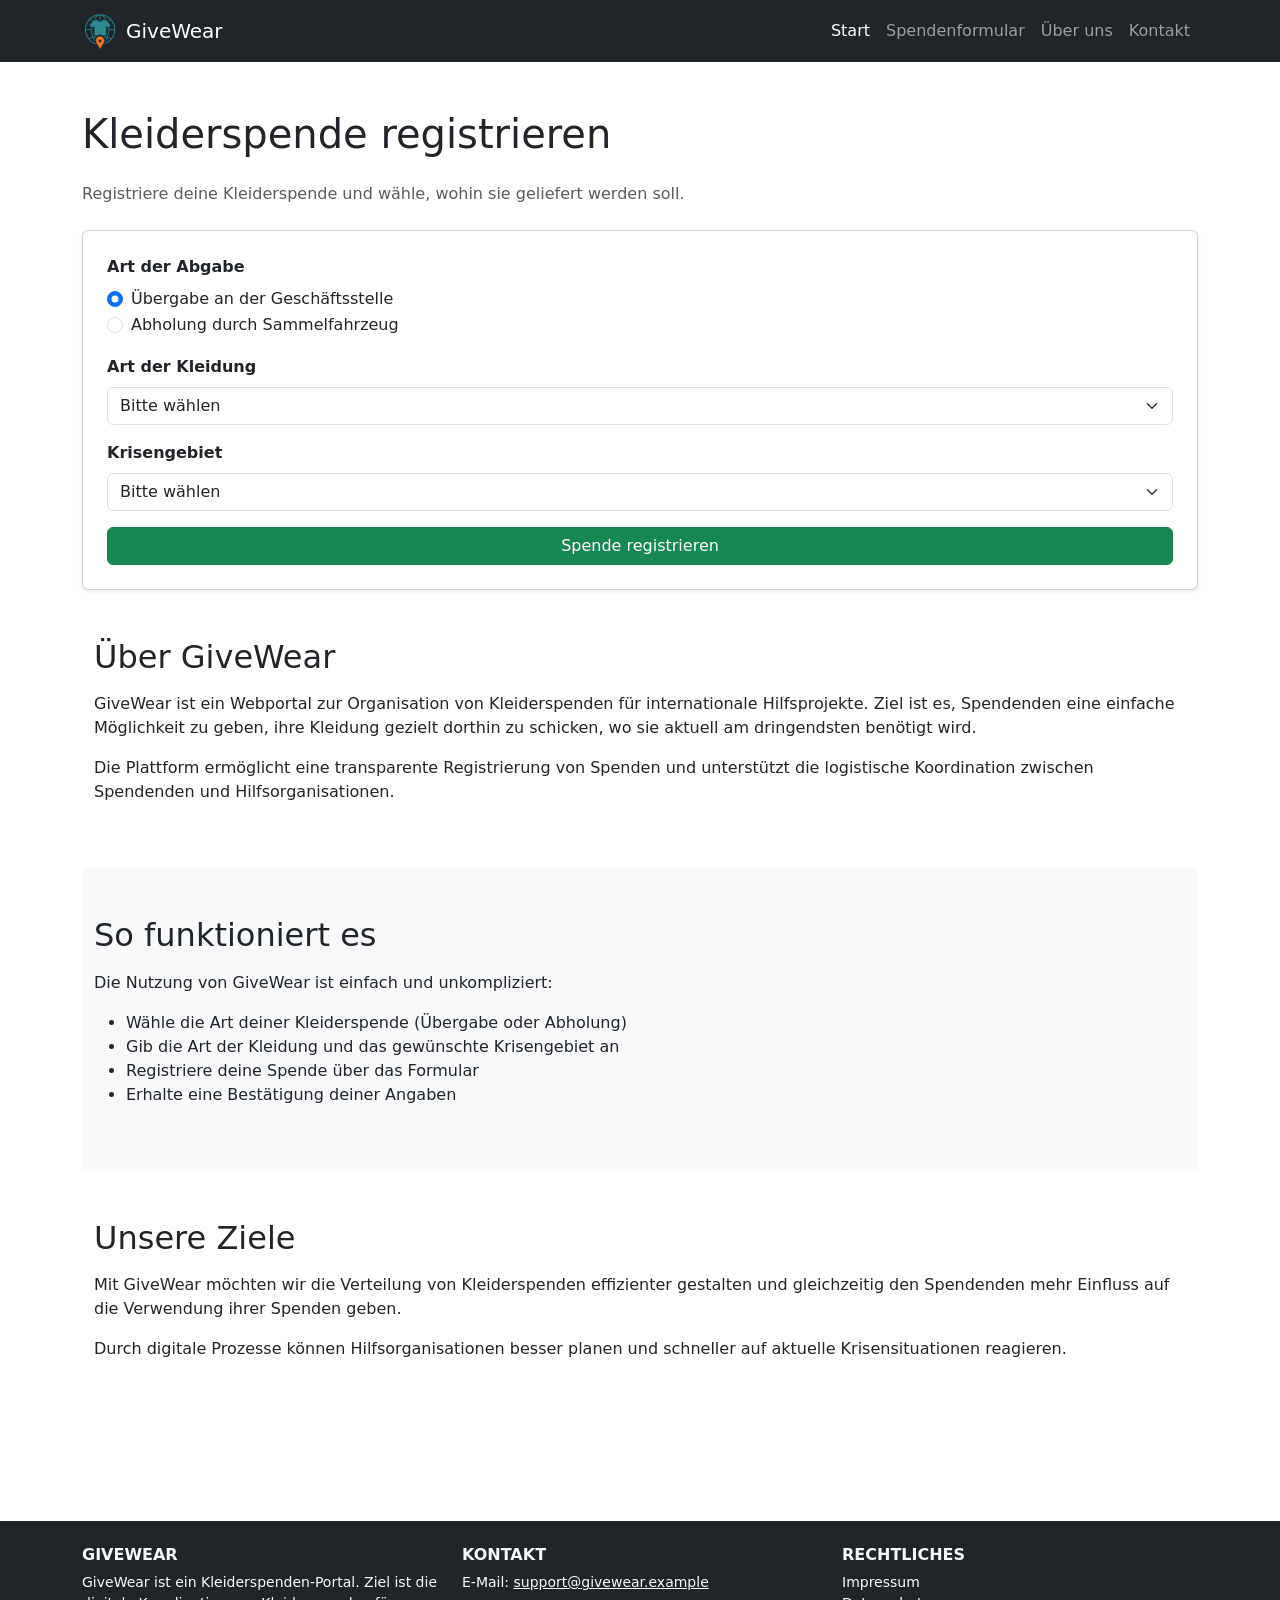
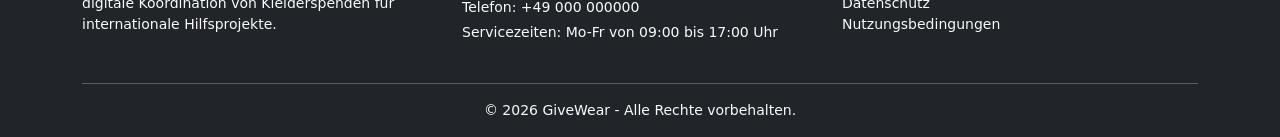
<file: docs/index.html>
<!DOCTYPE html>
<html lang="de">
<head>
    <meta charset="UTF-8">
    <meta name="viewport" content="width=device-width, initial-scale=1.0">
    <title>GiveWear - Kleiderspende</title>
    <link rel="icon" type="image/png" href="./assets/img/logo_v2.png">

    <!-- Bootstrap -->
    <link href="https://cdn.jsdelivr.net/npm/bootstrap@5.3.8/dist/css/bootstrap.min.css" rel="stylesheet" integrity="sha384-sRIl4kxILFvY47J16cr9ZwB07vP4J8+LH7qKQnuqkuIAvNWLzeN8tE5YBujZqJLB" crossorigin="anonymous">

    <!-- Eigenes CSS -->
    <link rel="stylesheet" href="./assets/css/style.css">
</head>
<body>

    <!-- NAVBAR -->
    <nav class="navbar navbar-expand-lg navbar-dark bg-dark">
        <div class="container">
            <a class="navbar-brand d-flex align-items-center" href="index.html">
                <img src="./assets/img/logo_v2.png" width="36" height="36" class="me-2" alt="GiveWear Logo">
                GiveWear
            </a>

            <button class="navbar-toggler" type="button" data-bs-toggle="collapse" data-bs-target="#navMenu">
                <span class="navbar-toggler-icon"></span>
            </button>

            <div class="collapse navbar-collapse" id="navMenu">

                <ul class="navbar-nav ms-auto">

                <li class="nav-item">
                    <a class="nav-link active" href="index.html">Start</a>
                </li>

                <li class="nav-item">
                    <a class="nav-link" href="index.html#form">Spendenformular</a>
                </li>

                <li class="nav-item">
                    <a class="nav-link" href="index.html#about">Über uns</a>
                </li>

                <li class="nav-item">
                    <a class="nav-link" href="index.html#contact">Kontakt</a>
                </li>

                </ul>
            </div>
        </div>
    </nav>

    <!-- CONTENT -->
    <main>
        <div class="container py-5">
            <h1 class="mb-4">Kleiderspende registrieren</h1>

            <p class="text-muted mb-4">
            Registriere deine Kleiderspende und wähle, wohin sie geliefert werden soll.
            </p>

            <!-- FORM -->
            <section id="form">
                <form id="donationForm" class="card p-4 shadow-sm">

                    <!-- Übergabe / Abholung -->
                    <div class="mb-3">
                        <label class="form-label fw-bold">Art der Abgabe</label>

                        <div class="form-check">
                        <input class="form-check-input" type="radio" name="type" id="dropoff" value="dropoff" checked>
                        <label class="form-check-label" for="dropoff">
                            Übergabe an der Geschäftsstelle
                        </label>
                        </div>

                        <div class="form-check">
                        <input class="form-check-input" type="radio" name="type" id="pickup" value="pickup">
                        <label class="form-check-label" for="pickup">
                            Abholung durch Sammelfahrzeug
                        </label>
                        </div>
                    </div>

                    <!-- Kleidung -->
                    <div class="mb-3">
                        <label class="form-label fw-bold">Art der Kleidung</label>
                        <select class="form-select" id="clothing" required>
                        <option value="">Bitte wählen</option>
                        <option>Jacken</option>
                        <option>Hosen</option>
                        <option>T-Shirts</option>
                        <option>Schuhe</option>
                        </select>
                    </div>

                    <!-- Krisengebiet -->
                    <div class="mb-3">
                        <label class="form-label fw-bold">Krisengebiet</label>
                        <select class="form-select" id="region" required>
                        <option value="">Bitte wählen</option>
                        <option>Ukraine</option>
                        <option>Syrien</option>
                        <option>Sudan</option>
                        <option>Türkei / Syrien Erdbebenregion</option>
                        </select>
                    </div>

                    <!-- Adresse (nur bei Abholung) -->
                    <div class="mb-3" id="addressGroup">
                        <label class="form-label fw-bold">Abholadresse (Straße, Hausnummer)</label>
                        <input type="text" class="form-control" id="address" placeholder="Straße, Hausnummer">
                    </div>
                    <div class="mb-3" id="zipGroup">
                        <label class="form-label fw-bold">Postleitzahl <i>(die Geschäftsstelle befindet sich in <b id="zipNumber">23560</b>)</i></label>
                        <input type="text" class="form-control" id="zip" placeholder="z. B. 23560">
                    </div>

                    <button type="submit" class="btn btn-success">
                        Spende registrieren
                    </button>
                </form>
            </section>

            <!-- ÜBER UNS -->
            <section id="about" class="container py-5">
                <h2 class="mb-3">Über GiveWear</h2>
                <p>
                    GiveWear ist ein Webportal zur Organisation von Kleiderspenden für internationale
                    Hilfsprojekte. Ziel ist es, Spendenden eine einfache Möglichkeit zu geben, ihre Kleidung gezielt
                    dorthin zu schicken, wo sie aktuell am dringendsten benötigt wird.
                </p>
                <p>
                    Die Plattform ermöglicht eine transparente Registrierung von Spenden und unterstützt die
                    logistische Koordination zwischen Spendenden und Hilfsorganisationen.
                </p>
            </section>

            <!-- ABLAUF -->
            <section class="bg-light py-5">
                <div class="container">
                    <h2 class="mb-3">So funktioniert es</h2>
                    <p>Die Nutzung von GiveWear ist einfach und unkompliziert:</p>
                    <ul>
                        <li>Wähle die Art deiner Kleiderspende (Übergabe oder Abholung)</li>
                        <li>Gib die Art der Kleidung und das gewünschte Krisengebiet an</li>
                        <li>Registriere deine Spende über das Formular</li>
                        <li>Erhalte eine Bestätigung deiner Angaben</li>
                    </ul>
                </div>
            </section>

            <!-- PROJEKTZIELE -->
            <section class="container py-5">
                <h2 class="mb-3">Unsere Ziele</h2>
                <p>
                    Mit GiveWear möchten wir die Verteilung von Kleiderspenden effizienter gestalten und gleichzeitig
                    den Spendenden mehr Einfluss auf die Verwendung ihrer Spenden geben.
                </p>
                <p>
                    Durch digitale Prozesse können Hilfsorganisationen besser planen und schneller auf aktuelle
                    Krisensituationen reagieren.
                </p>
            </section>
        </div>
    </main>

    <!-- FOOTER -->
    <footer class="bg-dark text-light pt-4 pb-3 mt-5">
        <div class="container">
            <div class="row">

                <!-- Projekt -->
                <div class="col-md-4 mb-3">
                    <h6 class="text-uppercase">GiveWear</h6>
                    <p class="small mb-0">
                        GiveWear ist ein Kleiderspenden-Portal. Ziel ist die digitale Koordination von Kleiderspenden
                        für internationale Hilfsprojekte.
                    </p>
                </div>

                <!-- Kontakt -->
                <div class="col-md-4 mb-3" id="contact">
                    <h6 class="text-uppercase">Kontakt</h6>
                    <p class="small mb-1">E-Mail: <a href="mailto:support@givewear.example" class="text-light">support@givewear.example</a></p>
                    <p class="small mb-1">Telefon: +49 000 000000</p>
                    <p class="small mb-0">Servicezeiten: Mo-Fr von 09:00 bis 17:00 Uhr</p>
                </div>

                <!-- Rechtliches -->
                <div class="col-md-4 mb-3">
                    <h6 class="text-uppercase">Rechtliches</h6>
                    <ul class="list-unstyled small">
                    <li><a href="#" class="text-light text-decoration-none">Impressum</a></li>
                    <li><a href="#" class="text-light text-decoration-none">Datenschutz</a></li>
                    <li><a href="#" class="text-light text-decoration-none">Nutzungsbedingungen</a></li>
                    </ul>
                </div>

            </div>

            <hr class="border-light">

            <div class="text-center small">
                &copy; 2026 GiveWear - Alle Rechte vorbehalten.
            </div>
        </div>
    </footer>

    <!-- TOAST -->
    <div class="toast-container position-fixed top-0 start-50 translate-middle-x p-3">
        <div id="errorToast" class="toast align-items-center text-bg-danger border-0" role="alert">
            <div class="d-flex">
                <div class="toast-body" id="toastMessage">Fehlertext</div>
                <button type="button" class="btn-close btn-close-white me-2 m-auto" data-bs-dismiss="toast"></button>
            </div>
        </div>
    </div>

    <!-- JS -->
    <script src="https://cdn.jsdelivr.net/npm/bootstrap@5.3.8/dist/js/bootstrap.bundle.min.js" integrity="sha384-FKyoEForCGlyvwx9Hj09JcYn3nv7wiPVlz7YYwJrWVcXK/BmnVDxM+D2scQbITxI" crossorigin="anonymous"></script>
    <script src="./assets/js/index.js"></script>
</body>
</html>
</file>
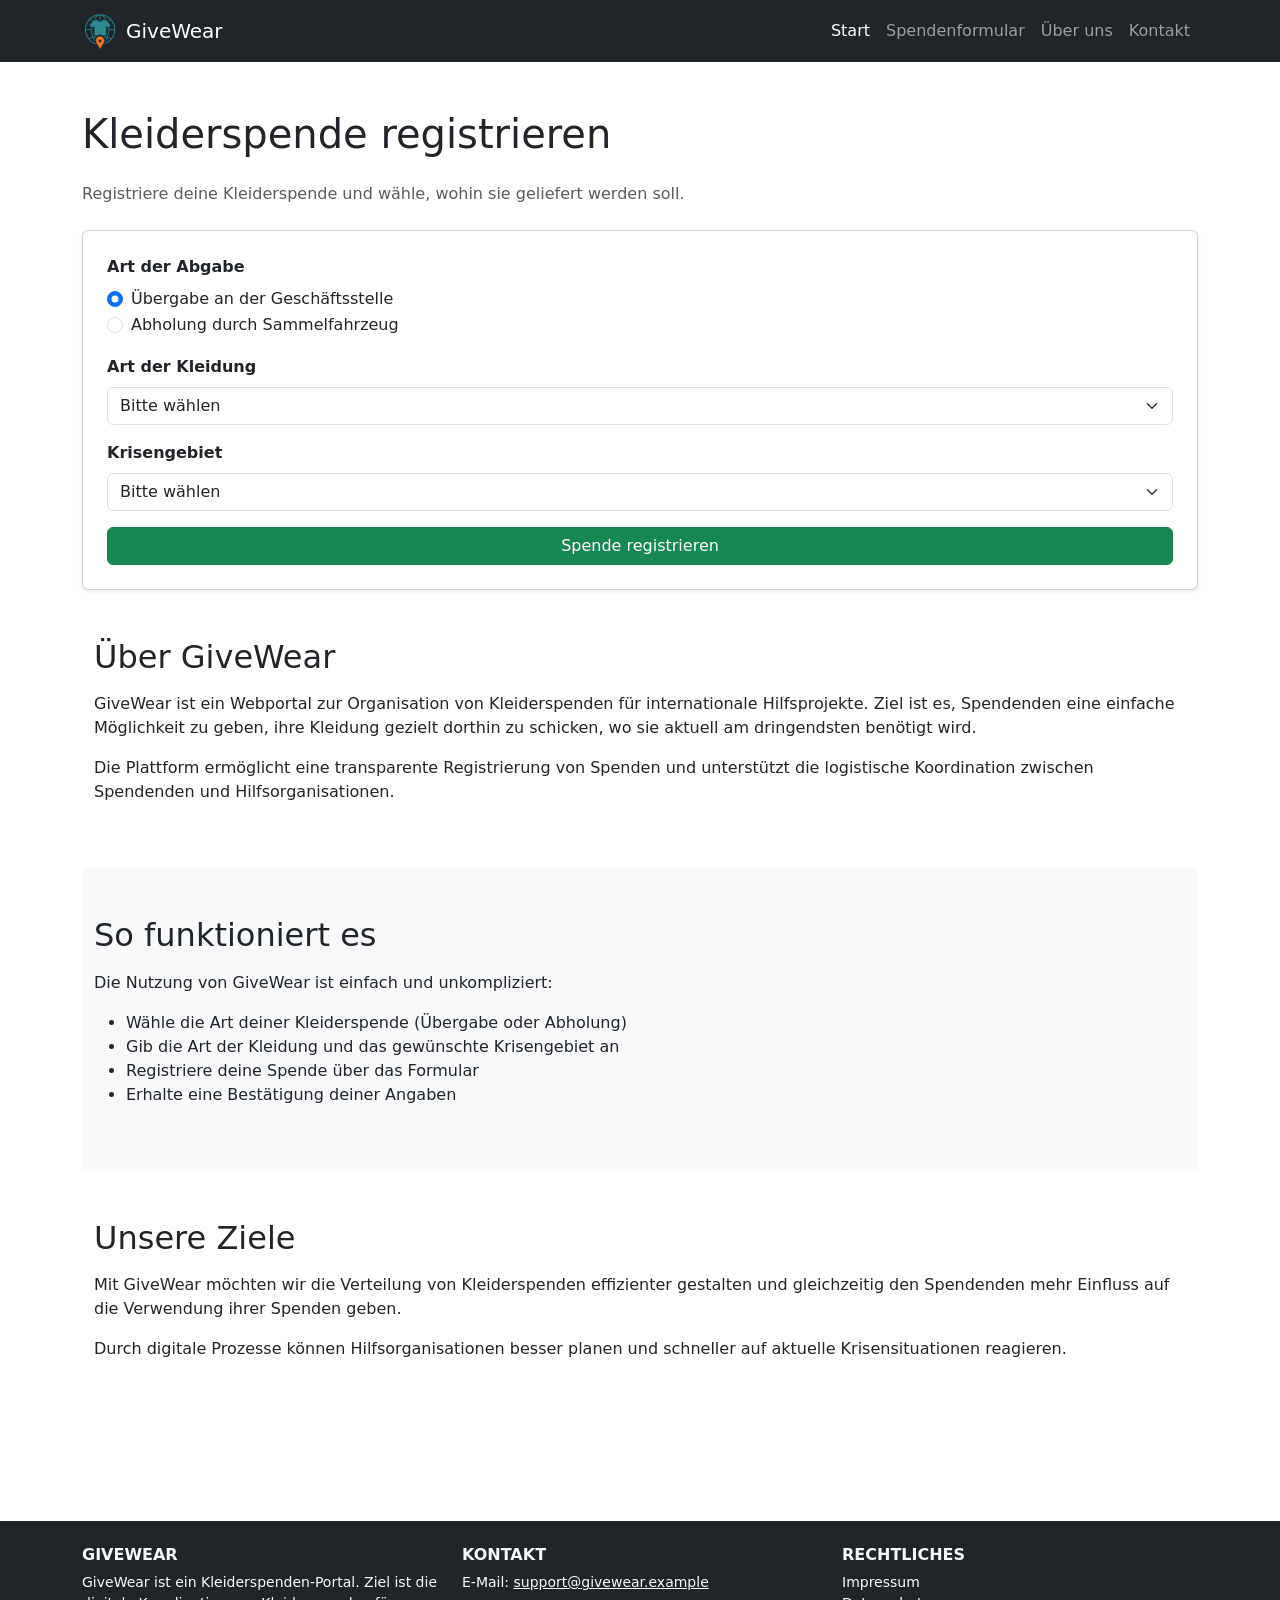
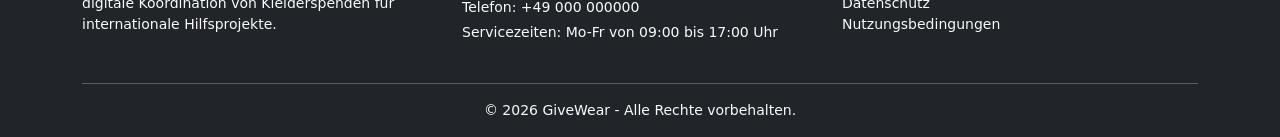
<file: src/index.html>
<!DOCTYPE html>
<html lang="de">
<head>
    <meta charset="UTF-8">
    <meta name="viewport" content="width=device-width, initial-scale=1.0">
    <title>GiveWear - Kleiderspende</title>
    <link rel="icon" type="image/png" href="./assets/img/logo_v2.png">

    <!-- Bootstrap -->
    <link href="https://cdn.jsdelivr.net/npm/bootstrap@5.3.8/dist/css/bootstrap.min.css" rel="stylesheet" integrity="sha384-sRIl4kxILFvY47J16cr9ZwB07vP4J8+LH7qKQnuqkuIAvNWLzeN8tE5YBujZqJLB" crossorigin="anonymous">

    <!-- Eigenes CSS -->
    <link rel="stylesheet" href="./assets/css/style.css">
</head>
<body>

    <!-- NAVBAR -->
    <nav class="navbar navbar-expand-lg navbar-dark bg-dark">
        <div class="container">
            <a class="navbar-brand d-flex align-items-center" href="index.html">
                <img src="./assets/img/logo_v2.png" width="36" height="36" class="me-2" alt="GiveWear Logo">
                GiveWear
            </a>

            <button class="navbar-toggler" type="button" data-bs-toggle="collapse" data-bs-target="#navMenu">
                <span class="navbar-toggler-icon"></span>
            </button>

            <div class="collapse navbar-collapse" id="navMenu">

                <ul class="navbar-nav ms-auto">

                <li class="nav-item">
                    <a class="nav-link active" href="index.html">Start</a>
                </li>

                <li class="nav-item">
                    <a class="nav-link" href="index.html#form">Spendenformular</a>
                </li>

                <li class="nav-item">
                    <a class="nav-link" href="index.html#about">Über uns</a>
                </li>

                <li class="nav-item">
                    <a class="nav-link" href="index.html#contact">Kontakt</a>
                </li>

                </ul>
            </div>
        </div>
    </nav>

    <!-- CONTENT -->
    <main>
        <div class="container py-5">
            <h1 class="mb-4">Kleiderspende registrieren</h1>

            <p class="text-muted mb-4">
            Registriere deine Kleiderspende und wähle, wohin sie geliefert werden soll.
            </p>

            <!-- FORM -->
            <section id="form">
                <form id="donationForm" class="card p-4 shadow-sm">

                    <!-- Übergabe / Abholung -->
                    <div class="mb-3">
                        <label class="form-label fw-bold">Art der Abgabe</label>

                        <div class="form-check">
                        <input class="form-check-input" type="radio" name="type" id="dropoff" value="dropoff" checked>
                        <label class="form-check-label" for="dropoff">
                            Übergabe an der Geschäftsstelle
                        </label>
                        </div>

                        <div class="form-check">
                        <input class="form-check-input" type="radio" name="type" id="pickup" value="pickup">
                        <label class="form-check-label" for="pickup">
                            Abholung durch Sammelfahrzeug
                        </label>
                        </div>
                    </div>

                    <!-- Kleidung -->
                    <div class="mb-3">
                        <label class="form-label fw-bold">Art der Kleidung</label>
                        <select class="form-select" id="clothing" required>
                        <option value="">Bitte wählen</option>
                        <option>Jacken</option>
                        <option>Hosen</option>
                        <option>T-Shirts</option>
                        <option>Schuhe</option>
                        </select>
                    </div>

                    <!-- Krisengebiet -->
                    <div class="mb-3">
                        <label class="form-label fw-bold">Krisengebiet</label>
                        <select class="form-select" id="region" required>
                        <option value="">Bitte wählen</option>
                        <option>Ukraine</option>
                        <option>Syrien</option>
                        <option>Sudan</option>
                        <option>Türkei / Syrien Erdbebenregion</option>
                        </select>
                    </div>

                    <!-- Adresse (nur bei Abholung) -->
                    <div class="mb-3" id="addressGroup">
                        <label class="form-label fw-bold">Abholadresse (Straße, Hausnummer)</label>
                        <input type="text" class="form-control" id="address" placeholder="Straße, Hausnummer">
                    </div>
                    <div class="mb-3" id="zipGroup">
                        <label class="form-label fw-bold">Postleitzahl <i>(die Geschäftsstelle befindet sich in <b id="zipNumber">23560</b>)</i></label>
                        <input type="text" class="form-control" id="zip" placeholder="z. B. 23560">
                    </div>

                    <button type="submit" class="btn btn-success">
                        Spende registrieren
                    </button>
                </form>
            </section>

            <!-- ÜBER UNS -->
            <section id="about" class="container py-5">
                <h2 class="mb-3">Über GiveWear</h2>
                <p>
                    GiveWear ist ein Webportal zur Organisation von Kleiderspenden für internationale
                    Hilfsprojekte. Ziel ist es, Spendenden eine einfache Möglichkeit zu geben, ihre Kleidung gezielt
                    dorthin zu schicken, wo sie aktuell am dringendsten benötigt wird.
                </p>
                <p>
                    Die Plattform ermöglicht eine transparente Registrierung von Spenden und unterstützt die
                    logistische Koordination zwischen Spendenden und Hilfsorganisationen.
                </p>
            </section>

            <!-- ABLAUF -->
            <section class="bg-light py-5">
                <div class="container">
                    <h2 class="mb-3">So funktioniert es</h2>
                    <p>Die Nutzung von GiveWear ist einfach und unkompliziert:</p>
                    <ul>
                        <li>Wähle die Art deiner Kleiderspende (Übergabe oder Abholung)</li>
                        <li>Gib die Art der Kleidung und das gewünschte Krisengebiet an</li>
                        <li>Registriere deine Spende über das Formular</li>
                        <li>Erhalte eine Bestätigung deiner Angaben</li>
                    </ul>
                </div>
            </section>

            <!-- PROJEKTZIELE -->
            <section class="container py-5">
                <h2 class="mb-3">Unsere Ziele</h2>
                <p>
                    Mit GiveWear möchten wir die Verteilung von Kleiderspenden effizienter gestalten und gleichzeitig
                    den Spendenden mehr Einfluss auf die Verwendung ihrer Spenden geben.
                </p>
                <p>
                    Durch digitale Prozesse können Hilfsorganisationen besser planen und schneller auf aktuelle
                    Krisensituationen reagieren.
                </p>
            </section>
        </div>
    </main>

    <!-- FOOTER -->
    <footer class="bg-dark text-light pt-4 pb-3 mt-5">
        <div class="container">
            <div class="row">

                <!-- Projekt -->
                <div class="col-md-4 mb-3">
                    <h6 class="text-uppercase">GiveWear</h6>
                    <p class="small mb-0">
                        GiveWear ist ein Kleiderspenden-Portal. Ziel ist die digitale Koordination von Kleiderspenden
                        für internationale Hilfsprojekte.
                    </p>
                </div>

                <!-- Kontakt -->
                <div class="col-md-4 mb-3" id="contact">
                    <h6 class="text-uppercase">Kontakt</h6>
                    <p class="small mb-1">E-Mail: <a href="mailto:support@givewear.example" class="text-light">support@givewear.example</a></p>
                    <p class="small mb-1">Telefon: +49 000 000000</p>
                    <p class="small mb-0">Servicezeiten: Mo-Fr von 09:00 bis 17:00 Uhr</p>
                </div>

                <!-- Rechtliches -->
                <div class="col-md-4 mb-3">
                    <h6 class="text-uppercase">Rechtliches</h6>
                    <ul class="list-unstyled small">
                    <li><a href="#" class="text-light text-decoration-none">Impressum</a></li>
                    <li><a href="#" class="text-light text-decoration-none">Datenschutz</a></li>
                    <li><a href="#" class="text-light text-decoration-none">Nutzungsbedingungen</a></li>
                    </ul>
                </div>

            </div>

            <hr class="border-light">

            <div class="text-center small">
                &copy; 2026 GiveWear - Alle Rechte vorbehalten.
            </div>
        </div>
    </footer>

    <!-- TOAST -->
    <div class="toast-container position-fixed top-0 start-50 translate-middle-x p-3">
        <div id="errorToast" class="toast align-items-center text-bg-danger border-0" role="alert">
            <div class="d-flex">
                <div class="toast-body" id="toastMessage">Fehlertext</div>
                <button type="button" class="btn-close btn-close-white me-2 m-auto" data-bs-dismiss="toast"></button>
            </div>
        </div>
    </div>

    <!-- JS -->
    <script src="https://cdn.jsdelivr.net/npm/bootstrap@5.3.8/dist/js/bootstrap.bundle.min.js" integrity="sha384-FKyoEForCGlyvwx9Hj09JcYn3nv7wiPVlz7YYwJrWVcXK/BmnVDxM+D2scQbITxI" crossorigin="anonymous"></script>
    <script src="./assets/js/index.js"></script>
</body>
</html>
</file>
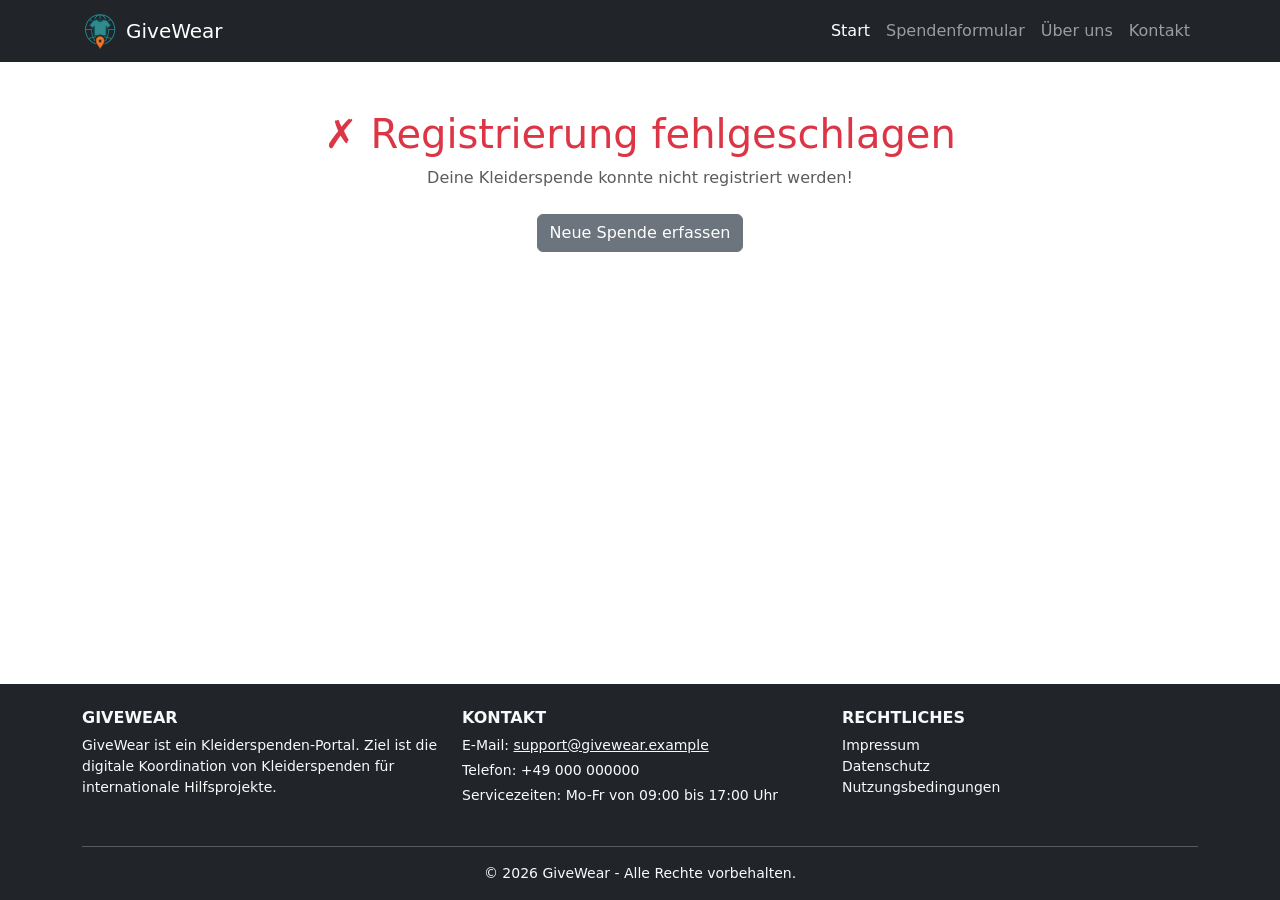
<file: docs/confirmation.html>
<!DOCTYPE html>
<html lang="de">
<head>
    <meta charset="UTF-8">
    <meta name="viewport" content="width=device-width, initial-scale=1.0">
    <title>GiveWear - Registrierung</title>
    <link rel="icon" type="image/png" href="./assets/img/logo_v2.png">

    <!-- Bootstrap -->
    <link href="https://cdn.jsdelivr.net/npm/bootstrap@5.3.8/dist/css/bootstrap.min.css" rel="stylesheet" integrity="sha384-sRIl4kxILFvY47J16cr9ZwB07vP4J8+LH7qKQnuqkuIAvNWLzeN8tE5YBujZqJLB" crossorigin="anonymous">

    <!-- Eigenes CSS -->
    <link rel="stylesheet" href="./assets/css/style.css">
</head>
<body>

    <!-- NAVBAR -->
    <nav class="navbar navbar-expand-lg navbar-dark bg-dark">
        <div class="container">
            <a class="navbar-brand d-flex align-items-center" href="index.html">
                <img src="./assets/img/logo_v2.png" width="36" height="36" class="me-2" alt="GiveWear Logo">
                GiveWear
            </a>

            <button class="navbar-toggler" type="button" data-bs-toggle="collapse" data-bs-target="#navMenu">
                <span class="navbar-toggler-icon"></span>
            </button>

            <div class="collapse navbar-collapse" id="navMenu">

                <ul class="navbar-nav ms-auto">

                <li class="nav-item">
                    <a class="nav-link active" href="index.html">Start</a>
                </li>

                <li class="nav-item">
                    <a class="nav-link" href="index.html#form">Spendenformular</a>
                </li>

                <li class="nav-item">
                    <a class="nav-link" href="index.html#about">Über uns</a>
                </li>

                <li class="nav-item">
                    <a class="nav-link" href="index.html#contact">Kontakt</a>
                </li>

                </ul>
            </div>
        </div>
    </nav>

    <!-- CONTENT -->
    <main>

        <!-- BESTÄTIGUNG -->
        <div class="container py-5 d-none" id="success">
            <div class="text-center mb-4">
                <h1 class="text-success">&#x2713; Registrierung erfolgreich</h1>
                <p class="text-muted">
                    Deine Kleiderspende wurde erfolgreich registriert.
                </p>
            </div>

            <div class="card p-4 shadow-sm">
                <h5 class="mb-3">Details deiner Spende</h5>

                <ul class="list-group list-group-flush">
                    <li class="list-group-item">
                        <strong>Art der Kleidung:</strong>
                        <span id="conf-clothing"></span>
                    </li>

                    <li class="list-group-item">
                        <strong>Krisengebiet:</strong>
                        <span id="conf-region"></span>
                    </li>

                    <li class="list-group-item">
                        <strong>Art der Abgabe:</strong>
                        <span id="conf-type"></span>
                    </li>

                    <li class="list-group-item" id="conf-address-row">
                        <strong>Abholadresse:</strong>
                        <span id="conf-address"></span>
                    </li>

                    <li class="list-group-item">
                        <strong>Datum & Uhrzeit:</strong>
                        <span id="conf-datetime"></span>
                    </li>
                </ul>
            </div>

            <!-- BUTTON -->
            <div class="text-center mt-4">
                <a href="index.html" class="btn btn-secondary">
                    Neue Spende erfassen
                </a>
            </div>
        </div>

        <!-- FEHLER -->
        <div class="container py-5 d-none" id="failure">
            <div class="text-center mb-4">
                <h1 class="text-danger">&#x2717; Registrierung fehlgeschlagen</h1>
                <p class="text-muted">
                    Deine Kleiderspende konnte nicht registriert werden!
                </p>

                <!-- BUTTON -->
                <div class="text-center mt-4">
                    <a href="index.html" class="btn btn-secondary">
                        Neue Spende erfassen
                    </a>
                </div>
            </div>
        </div>
    </main>

    <!-- FOOTER -->
    <footer class="bg-dark text-light pt-4 pb-3 mt-5">
        <div class="container">
            <div class="row">

                <!-- Projekt -->
                <div class="col-md-4 mb-3">
                    <h6 class="text-uppercase">GiveWear</h6>
                    <p class="small mb-0">
                        GiveWear ist ein Kleiderspenden-Portal. Ziel ist die digitale Koordination von Kleiderspenden
                        für internationale Hilfsprojekte.
                    </p>
                </div>

                <!-- Kontakt -->
                <div class="col-md-4 mb-3" id="contact">
                    <h6 class="text-uppercase">Kontakt</h6>
                    <p class="small mb-1">E-Mail: <a href="mailto:support@givewear.example" class="text-light">support@givewear.example</a></p>
                    <p class="small mb-1">Telefon: +49 000 000000</p>
                    <p class="small mb-0">Servicezeiten: Mo-Fr von 09:00 bis 17:00 Uhr</p>
                </div>

                <!-- Rechtliches -->
                <div class="col-md-4 mb-3">
                    <h6 class="text-uppercase">Rechtliches</h6>
                    <ul class="list-unstyled small">
                    <li><a href="#" class="text-light text-decoration-none">Impressum</a></li>
                    <li><a href="#" class="text-light text-decoration-none">Datenschutz</a></li>
                    <li><a href="#" class="text-light text-decoration-none">Nutzungsbedingungen</a></li>
                    </ul>
                </div>

            </div>

            <hr class="border-light">

            <div class="text-center small">
                &copy; 2026 GiveWear - Alle Rechte vorbehalten.
            </div>
        </div>
    </footer>

    <!-- JS -->
    <script src="https://cdn.jsdelivr.net/npm/bootstrap@5.3.8/dist/js/bootstrap.bundle.min.js" integrity="sha384-FKyoEForCGlyvwx9Hj09JcYn3nv7wiPVlz7YYwJrWVcXK/BmnVDxM+D2scQbITxI" crossorigin="anonymous"></script>
    <script src="./assets/js/confirmation.js"></script>
</body>
</html>
</file>
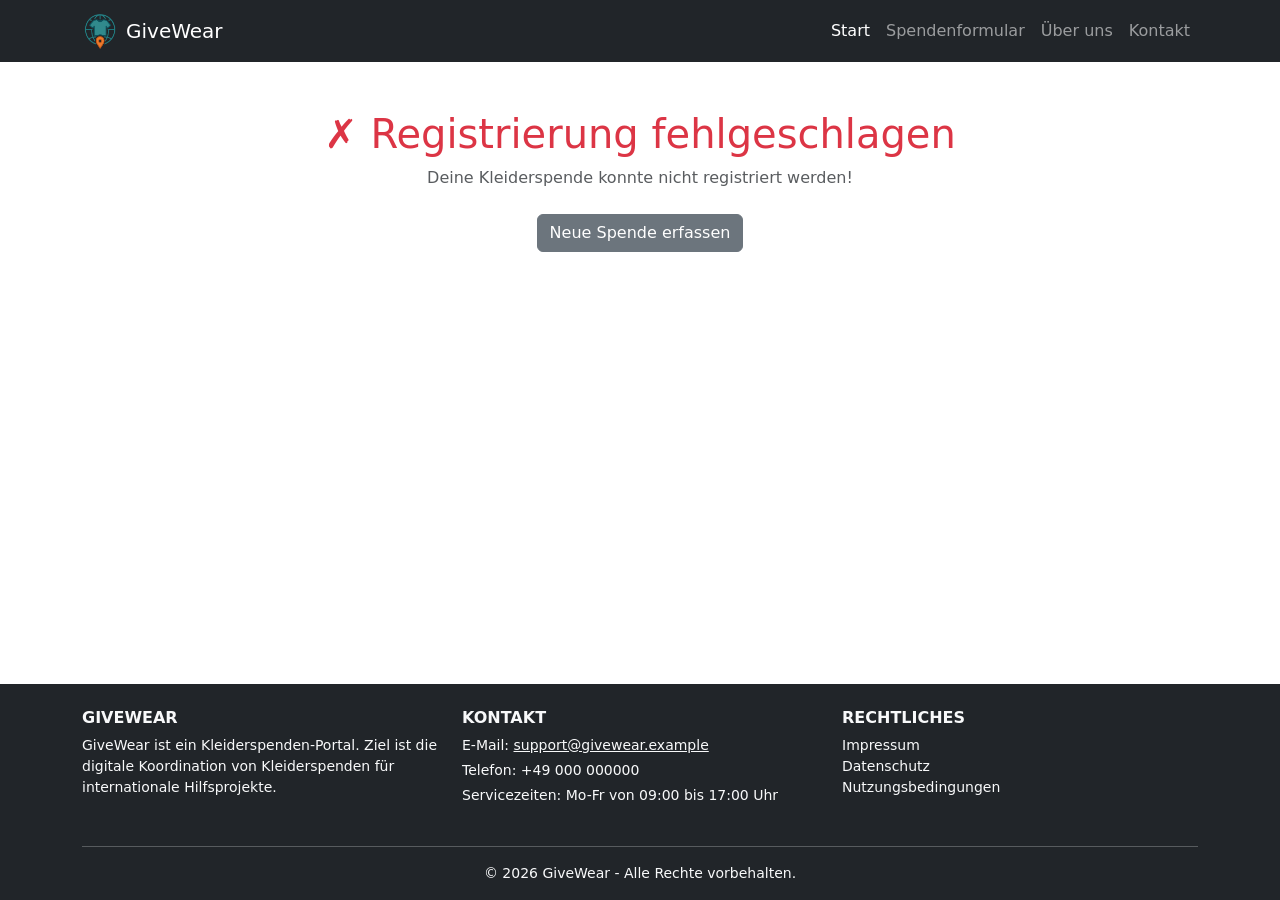
<file: src/confirmation.html>
<!DOCTYPE html>
<html lang="de">
<head>
    <meta charset="UTF-8">
    <meta name="viewport" content="width=device-width, initial-scale=1.0">
    <title>GiveWear - Registrierung</title>
    <link rel="icon" type="image/png" href="./assets/img/logo_v2.png">

    <!-- Bootstrap -->
    <link href="https://cdn.jsdelivr.net/npm/bootstrap@5.3.8/dist/css/bootstrap.min.css" rel="stylesheet" integrity="sha384-sRIl4kxILFvY47J16cr9ZwB07vP4J8+LH7qKQnuqkuIAvNWLzeN8tE5YBujZqJLB" crossorigin="anonymous">

    <!-- Eigenes CSS -->
    <link rel="stylesheet" href="./assets/css/style.css">
</head>
<body>

    <!-- NAVBAR -->
    <nav class="navbar navbar-expand-lg navbar-dark bg-dark">
        <div class="container">
            <a class="navbar-brand d-flex align-items-center" href="index.html">
                <img src="./assets/img/logo_v2.png" width="36" height="36" class="me-2" alt="GiveWear Logo">
                GiveWear
            </a>

            <button class="navbar-toggler" type="button" data-bs-toggle="collapse" data-bs-target="#navMenu">
                <span class="navbar-toggler-icon"></span>
            </button>

            <div class="collapse navbar-collapse" id="navMenu">

                <ul class="navbar-nav ms-auto">

                <li class="nav-item">
                    <a class="nav-link active" href="index.html">Start</a>
                </li>

                <li class="nav-item">
                    <a class="nav-link" href="index.html#form">Spendenformular</a>
                </li>

                <li class="nav-item">
                    <a class="nav-link" href="index.html#about">Über uns</a>
                </li>

                <li class="nav-item">
                    <a class="nav-link" href="index.html#contact">Kontakt</a>
                </li>

                </ul>
            </div>
        </div>
    </nav>

    <!-- CONTENT -->
    <main>

        <!-- BESTÄTIGUNG -->
        <div class="container py-5 d-none" id="success">
            <div class="text-center mb-4">
                <h1 class="text-success">&#x2713; Registrierung erfolgreich</h1>
                <p class="text-muted">
                    Deine Kleiderspende wurde erfolgreich registriert.
                </p>
            </div>

            <div class="card p-4 shadow-sm">
                <h5 class="mb-3">Details deiner Spende</h5>

                <ul class="list-group list-group-flush">
                    <li class="list-group-item">
                        <strong>Art der Kleidung:</strong>
                        <span id="conf-clothing"></span>
                    </li>

                    <li class="list-group-item">
                        <strong>Krisengebiet:</strong>
                        <span id="conf-region"></span>
                    </li>

                    <li class="list-group-item">
                        <strong>Art der Abgabe:</strong>
                        <span id="conf-type"></span>
                    </li>

                    <li class="list-group-item" id="conf-address-row">
                        <strong>Abholadresse:</strong>
                        <span id="conf-address"></span>
                    </li>

                    <li class="list-group-item">
                        <strong>Datum & Uhrzeit:</strong>
                        <span id="conf-datetime"></span>
                    </li>
                </ul>
            </div>

            <!-- BUTTON -->
            <div class="text-center mt-4">
                <a href="index.html" class="btn btn-secondary">
                    Neue Spende erfassen
                </a>
            </div>
        </div>

        <!-- FEHLER -->
        <div class="container py-5 d-none" id="failure">
            <div class="text-center mb-4">
                <h1 class="text-danger">&#x2717; Registrierung fehlgeschlagen</h1>
                <p class="text-muted">
                    Deine Kleiderspende konnte nicht registriert werden!
                </p>

                <!-- BUTTON -->
                <div class="text-center mt-4">
                    <a href="index.html" class="btn btn-secondary">
                        Neue Spende erfassen
                    </a>
                </div>
            </div>
        </div>
    </main>

    <!-- FOOTER -->
    <footer class="bg-dark text-light pt-4 pb-3 mt-5">
        <div class="container">
            <div class="row">

                <!-- Projekt -->
                <div class="col-md-4 mb-3">
                    <h6 class="text-uppercase">GiveWear</h6>
                    <p class="small mb-0">
                        GiveWear ist ein Kleiderspenden-Portal. Ziel ist die digitale Koordination von Kleiderspenden
                        für internationale Hilfsprojekte.
                    </p>
                </div>

                <!-- Kontakt -->
                <div class="col-md-4 mb-3" id="contact">
                    <h6 class="text-uppercase">Kontakt</h6>
                    <p class="small mb-1">E-Mail: <a href="mailto:support@givewear.example" class="text-light">support@givewear.example</a></p>
                    <p class="small mb-1">Telefon: +49 000 000000</p>
                    <p class="small mb-0">Servicezeiten: Mo-Fr von 09:00 bis 17:00 Uhr</p>
                </div>

                <!-- Rechtliches -->
                <div class="col-md-4 mb-3">
                    <h6 class="text-uppercase">Rechtliches</h6>
                    <ul class="list-unstyled small">
                    <li><a href="#" class="text-light text-decoration-none">Impressum</a></li>
                    <li><a href="#" class="text-light text-decoration-none">Datenschutz</a></li>
                    <li><a href="#" class="text-light text-decoration-none">Nutzungsbedingungen</a></li>
                    </ul>
                </div>

            </div>

            <hr class="border-light">

            <div class="text-center small">
                &copy; 2026 GiveWear - Alle Rechte vorbehalten.
            </div>
        </div>
    </footer>

    <!-- JS -->
    <script src="https://cdn.jsdelivr.net/npm/bootstrap@5.3.8/dist/js/bootstrap.bundle.min.js" integrity="sha384-FKyoEForCGlyvwx9Hj09JcYn3nv7wiPVlz7YYwJrWVcXK/BmnVDxM+D2scQbITxI" crossorigin="anonymous"></script>
    <script src="./assets/js/confirmation.js"></script>
</body>
</html>
</file>
<file: docs/assets/css/style.css>
/**
 * Styles für die gesamte Seite
 */

/*====================================================================================*/
/* Footer */

/* Damit der Footer am Seitenende verbleibt, auch wenn wenig Content auf der Seite ist */
html, body {
    height: 100%;
}
body {
    display: flex;
    flex-direction: column;
}
main {
    flex: 1;
}

/* Überschriften anpassen */
footer h6 {
    font-weight: bold;
}

/*====================================================================================*/
</file>
<file: src/assets/css/style.css>
/**
 * Styles für die gesamte Seite
 */

/*====================================================================================*/
/* Footer */

/* Damit der Footer am Seitenende verbleibt, auch wenn wenig Content auf der Seite ist */
html, body {
    height: 100%;
}
body {
    display: flex;
    flex-direction: column;
}
main {
    flex: 1;
}

/* Überschriften anpassen */
footer h6 {
    font-weight: bold;
}

/*====================================================================================*/
</file>
